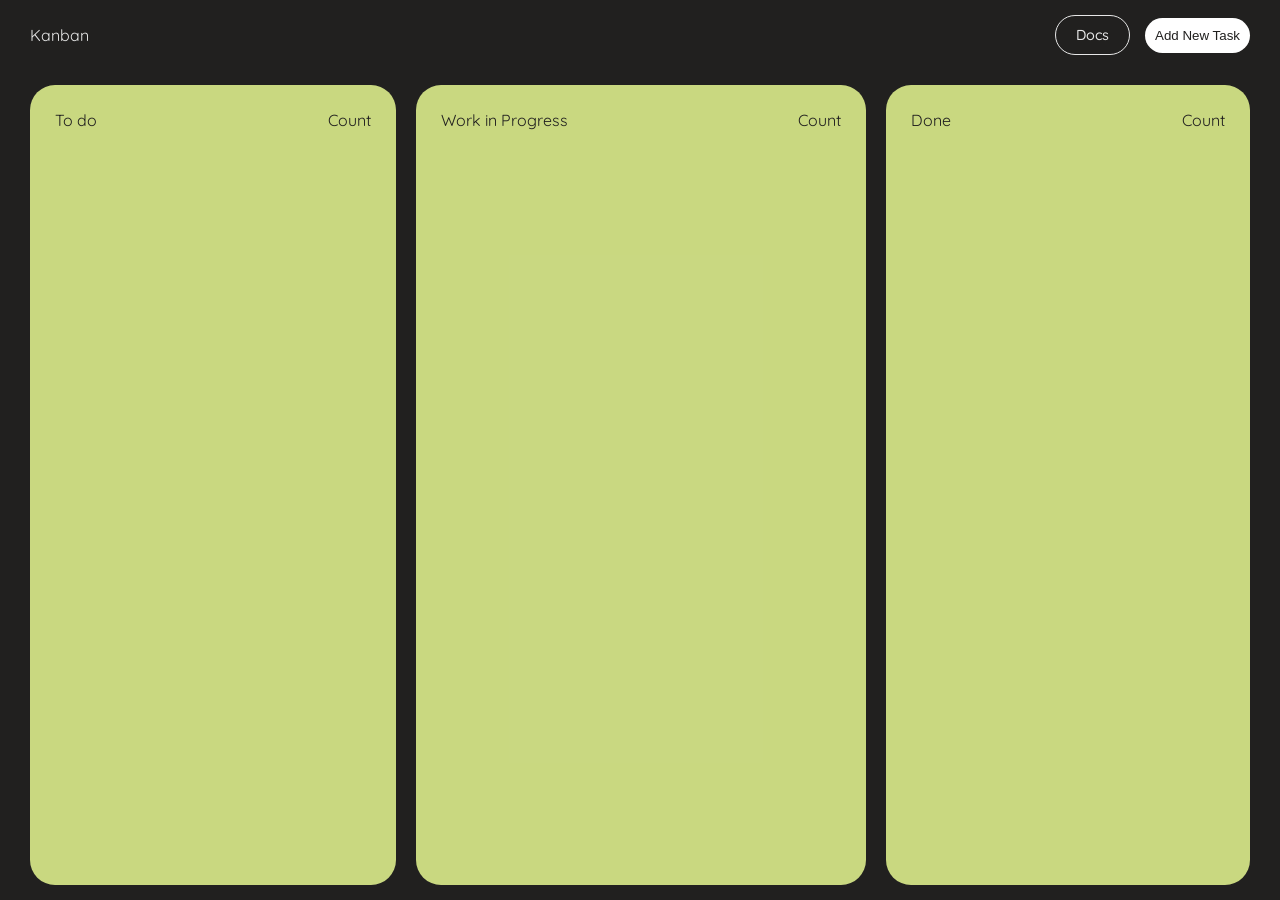
<file: index.html>
<!doctype html>
<html lang="en">
  <head>
    <meta charset="UTF-8" />
    <meta name="viewport" content="width=device-width, initial-scale=1.0" />
    <title>Kanban-Board</title>
    <link rel="stylesheet" href="style.css" />
    <link rel="preconnect" href="https://fonts.googleapis.com" />
    <link rel="preconnect" href="https://fonts.gstatic.com" crossorigin />
    <link
      href="https://fonts.googleapis.com/css2?family=Quicksand:wght@300..700&display=swap"
      rel="stylesheet"
    />
  </head>
  <body>
    <main>
      <nav>
        <div class="left">Kanban</div>
        <div class="nav-actions">
          <a href="docs.html" class="docs-btn">Docs</a>
          <button class="right" id="toggle-modal">Add New Task</button>
        </div>
      </nav>
      <section class="board">
        <div id="todo" class="task-col">
          <div class="heading">
            <div class="left">To do</div>
            <div class="right">Count</div>
          </div>
        </div>
        <div id="progress" class="task-col">
          <div class="heading">
            <div class="left">Work in Progress</div>
            <div class="right">Count</div>
          </div>
        </div>
        <div id="done" class="task-col">
          <div class="heading">
            <div class="left">Done</div>
            <div class="right">Count</div>
          </div>
        </div>
      </section>
    </main>
    <div class="modal add-new-task">
      <div class="bg"></div>
      <div class="center">
        <input type="text" placeholder="Task Title" />
        <textarea placeholder="Task description"></textarea>
        <button id="add-task-btn" class="add-task-btn">Add Task</button>
      </div>
    </div>
  </body>
  <script src="script.js"></script>
</html>
</file>
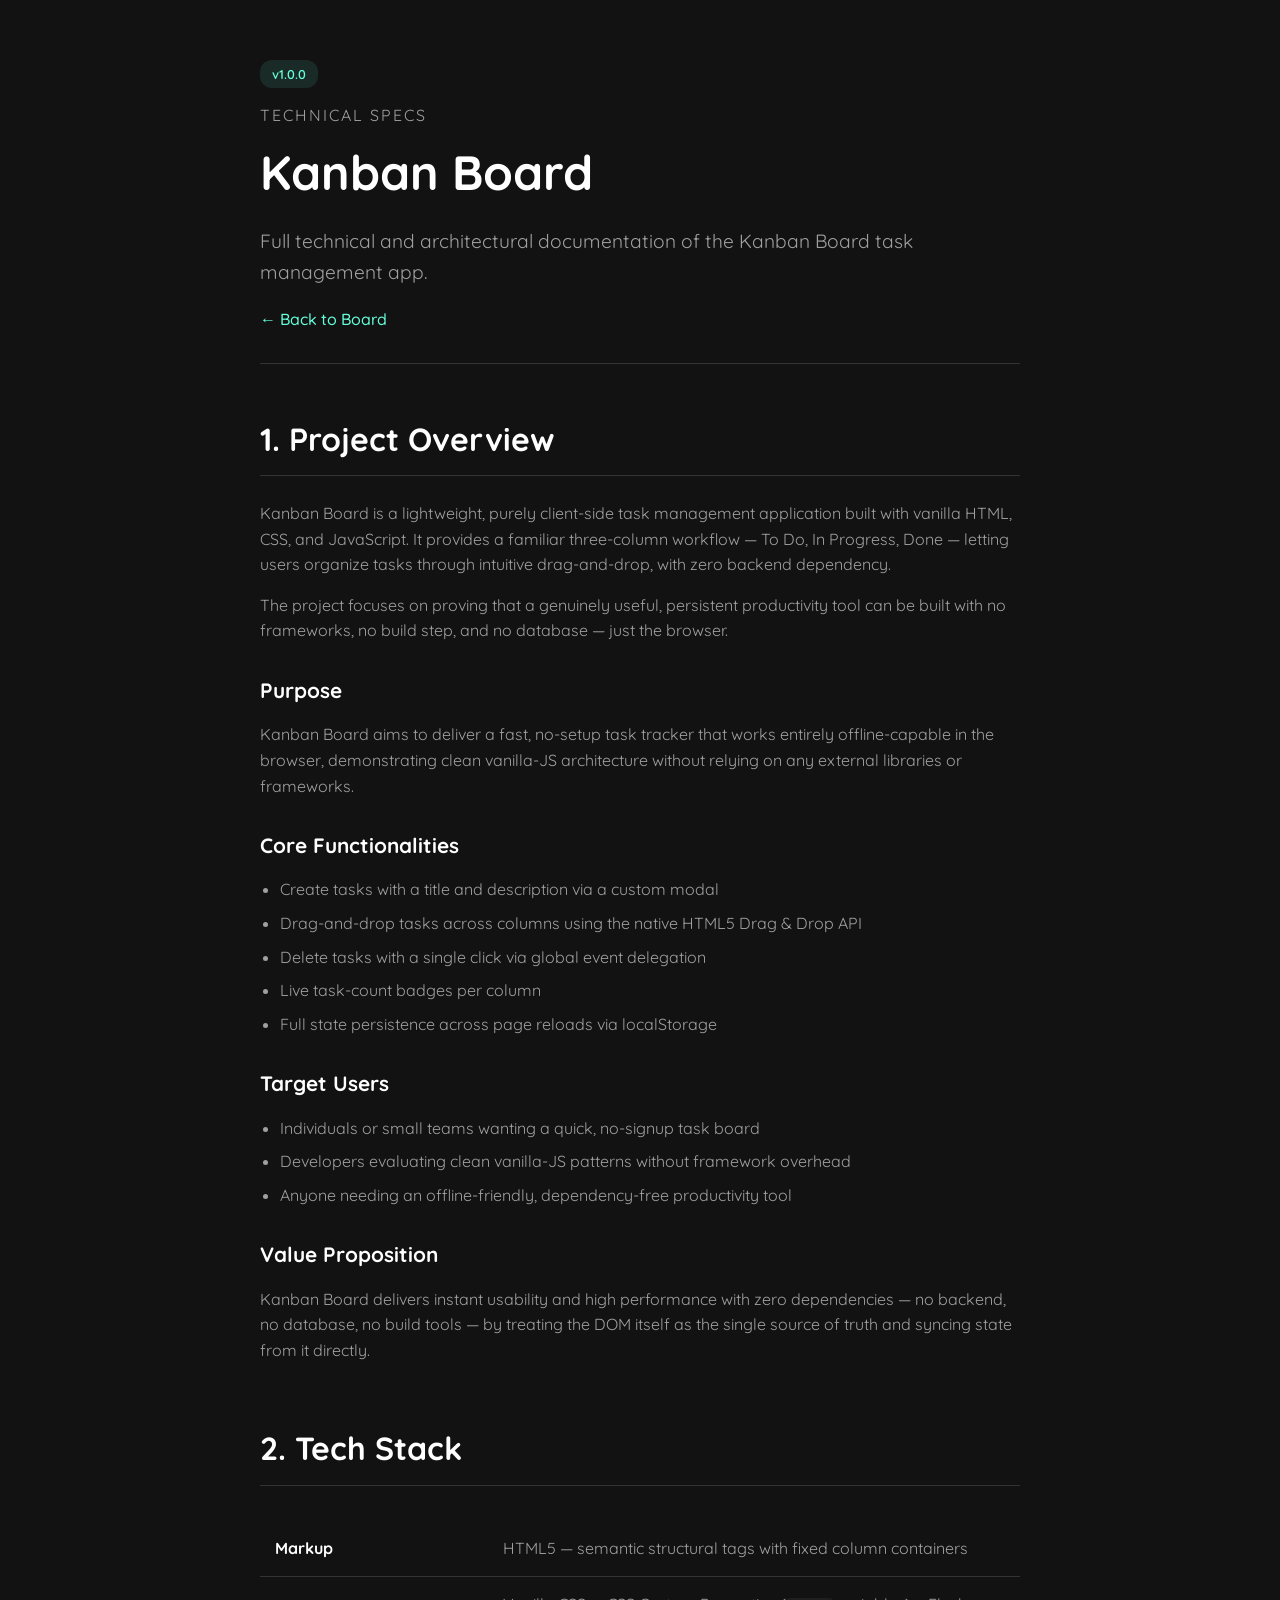
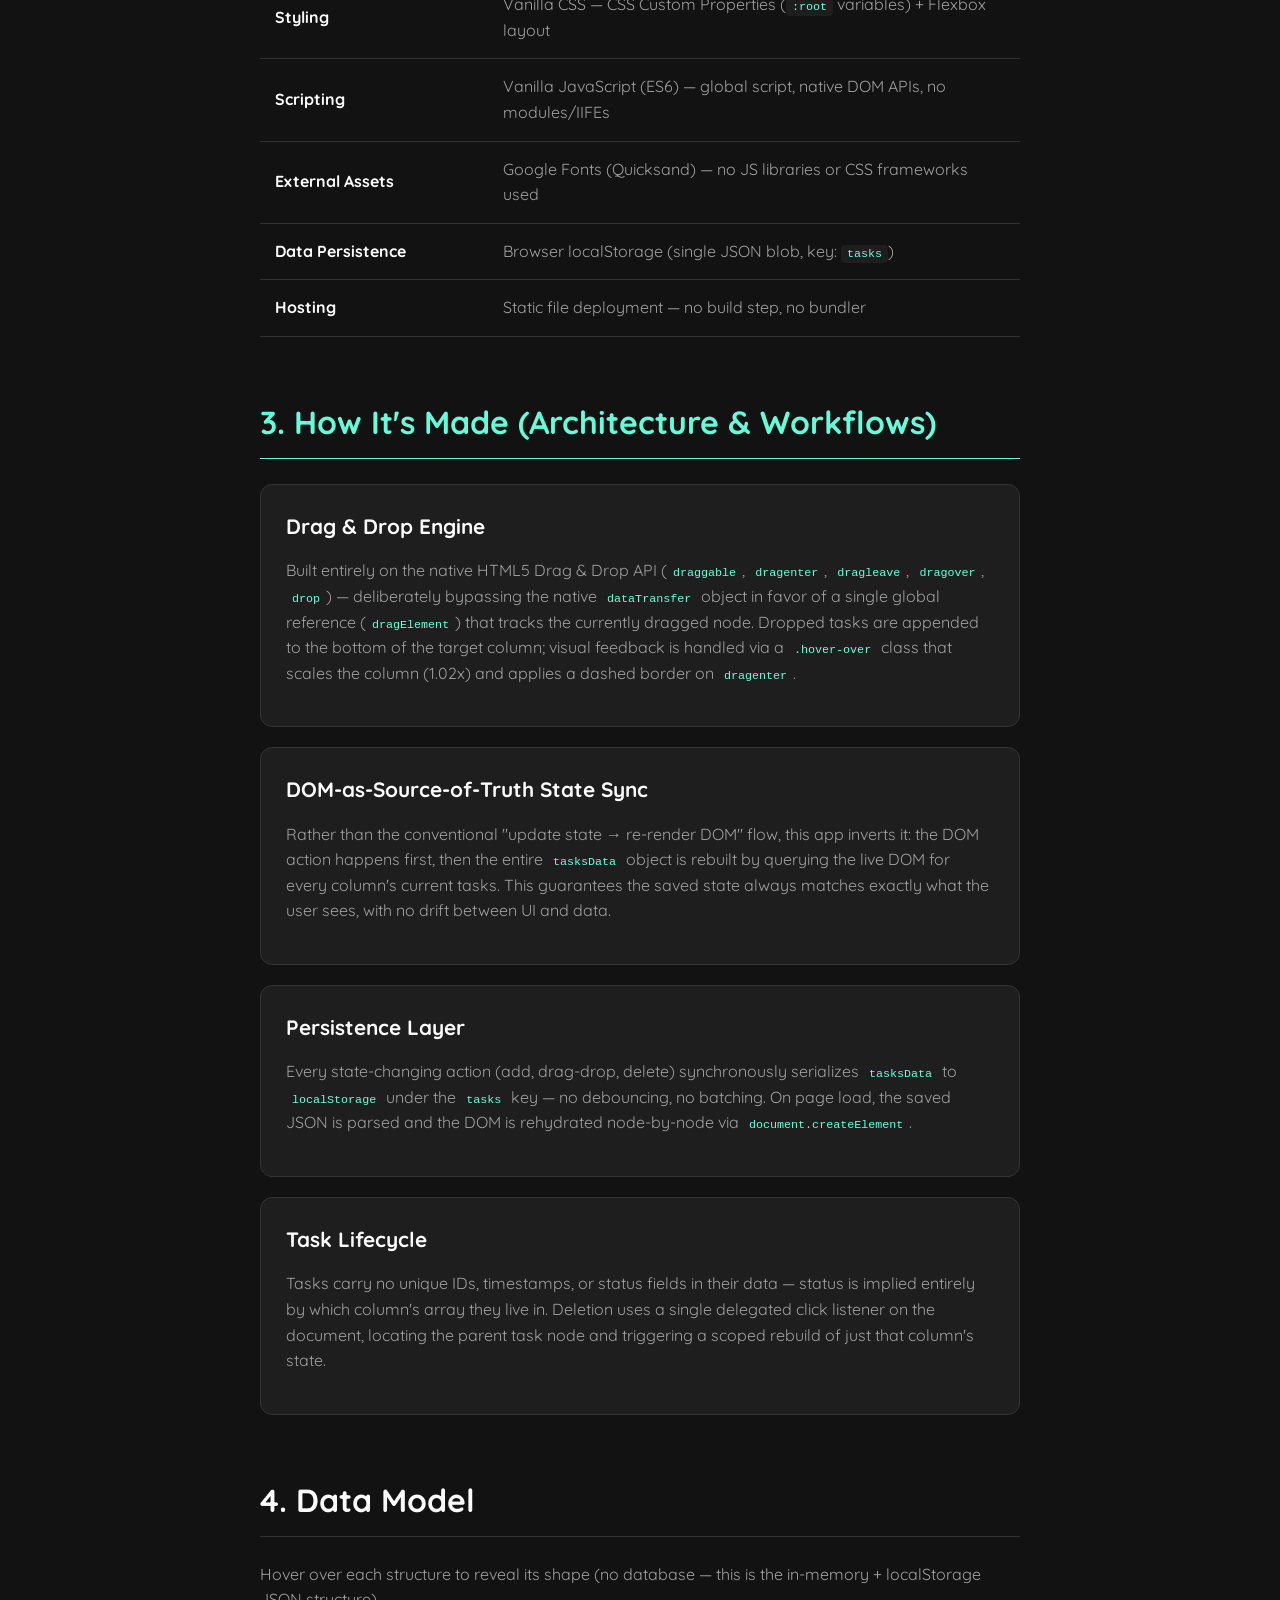
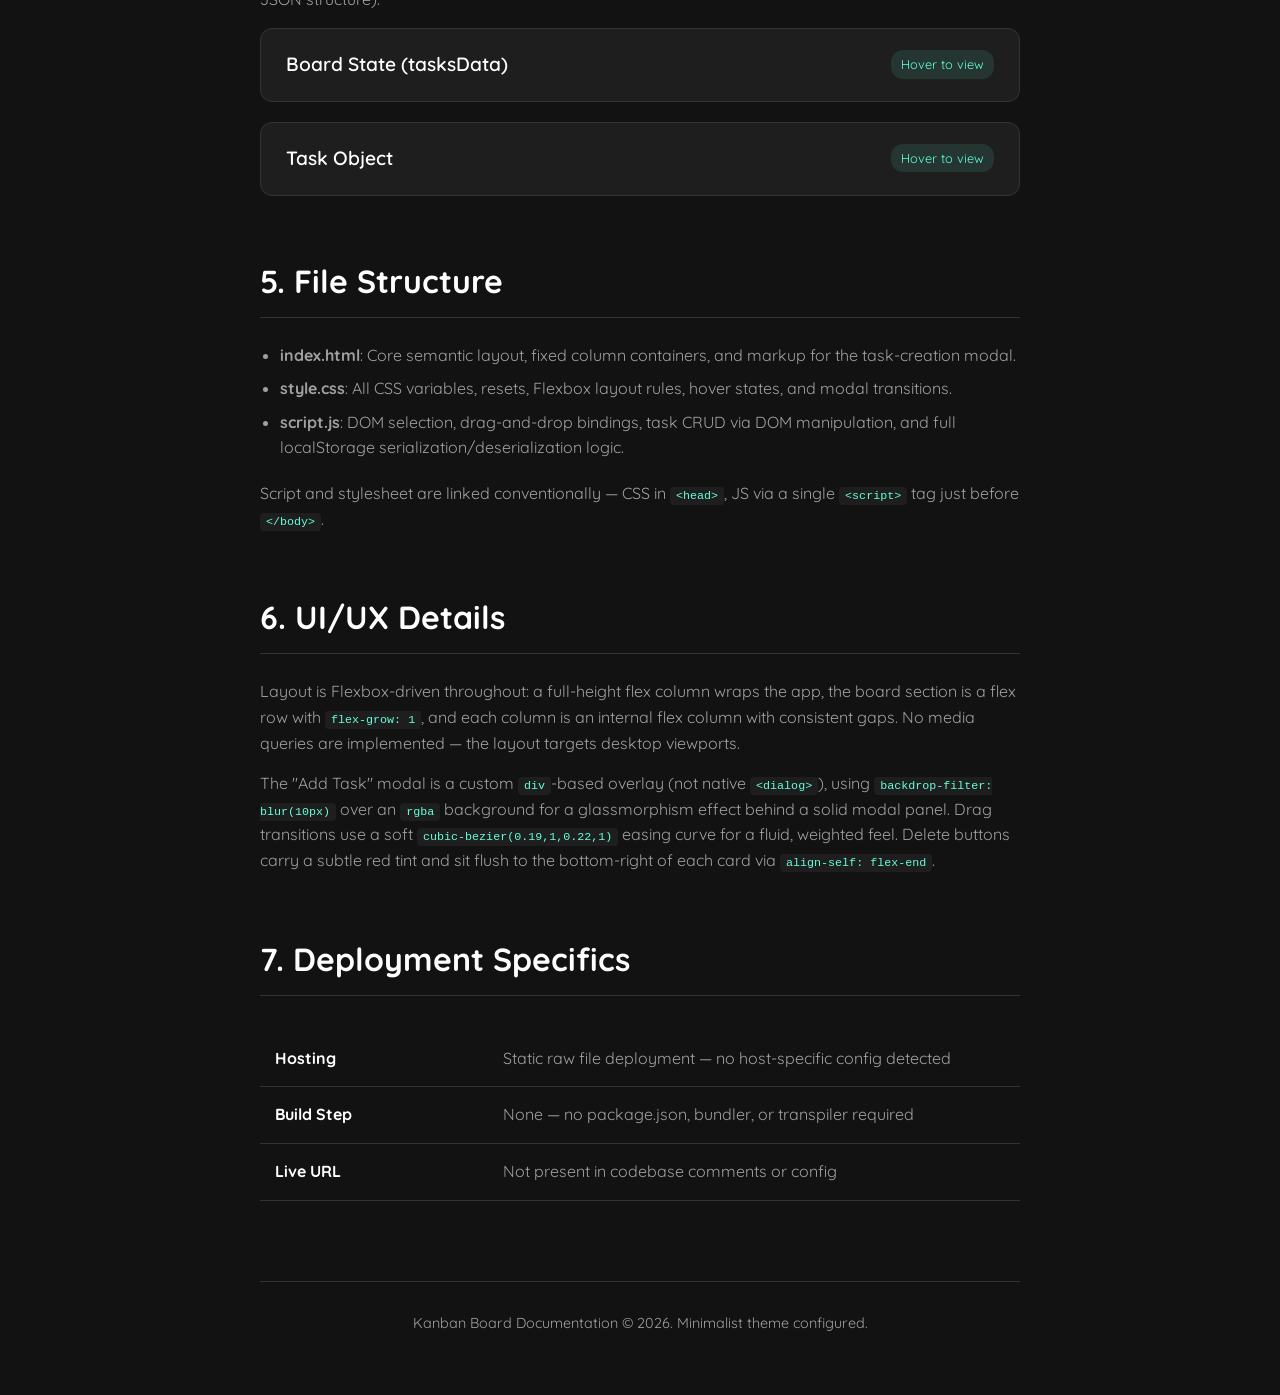
<file: docs.html>
<!DOCTYPE html>
<html lang="en">
<head>
  <meta charset="UTF-8">
  <meta name="viewport" content="width=device-width, initial-scale=1.0">
  <title>Kanban Board - Documentation</title>
  <link rel="stylesheet" href="docs.css">
  <link rel="preconnect" href="https://fonts.googleapis.com">
  <link rel="preconnect" href="https://fonts.gstatic.com" crossorigin>
  <link href="https://fonts.googleapis.com/css2?family=Quicksand:wght@300..700&display=swap" rel="stylesheet">
</head>
<body>
  <div class="docs-container">
    <header class="docs-header">
      <div class="version-badge">v1.0.0</div>
      <div class="subtitle">Technical Specs</div>
      <h1 class="title">Kanban Board</h1>
      <p class="description">Full technical and architectural documentation of the Kanban Board task management app.</p>
      <a href="index.html" class="back-link">&larr; Back to Board</a>
    </header>

    <section class="docs-section">
      <h2>1. Project Overview</h2>
      <p>Kanban Board is a lightweight, purely client-side task management application built with vanilla HTML, CSS, and JavaScript. It provides a familiar three-column workflow — To Do, In Progress, Done — letting users organize tasks through intuitive drag-and-drop, with zero backend dependency.</p>
      <p>The project focuses on proving that a genuinely useful, persistent productivity tool can be built with no frameworks, no build step, and no database — just the browser.</p>

      <h3>Purpose</h3>
      <p>Kanban Board aims to deliver a fast, no-setup task tracker that works entirely offline-capable in the browser, demonstrating clean vanilla-JS architecture without relying on any external libraries or frameworks.</p>

      <h3>Core Functionalities</h3>
      <ul>
        <li>Create tasks with a title and description via a custom modal</li>
        <li>Drag-and-drop tasks across columns using the native HTML5 Drag & Drop API</li>
        <li>Delete tasks with a single click via global event delegation</li>
        <li>Live task-count badges per column</li>
        <li>Full state persistence across page reloads via localStorage</li>
      </ul>

      <h3>Target Users</h3>
      <ul>
        <li>Individuals or small teams wanting a quick, no-signup task board</li>
        <li>Developers evaluating clean vanilla-JS patterns without framework overhead</li>
        <li>Anyone needing an offline-friendly, dependency-free productivity tool</li>
      </ul>

      <h3>Value Proposition</h3>
      <p>Kanban Board delivers instant usability and high performance with zero dependencies — no backend, no database, no build tools — by treating the DOM itself as the single source of truth and syncing state from it directly.</p>
    </section>

    <section class="docs-section">
      <h2>2. Tech Stack</h2>
      <div class="table-wrapper">
        <table>
          <tbody>
            <tr>
              <td><strong>Markup</strong></td>
              <td>HTML5 — semantic structural tags with fixed column containers</td>
            </tr>
            <tr>
              <td><strong>Styling</strong></td>
              <td>Vanilla CSS — CSS Custom Properties (<code>:root</code> variables) + Flexbox layout</td>
            </tr>
            <tr>
              <td><strong>Scripting</strong></td>
              <td>Vanilla JavaScript (ES6) — global script, native DOM APIs, no modules/IIFEs</td>
            </tr>
            <tr>
              <td><strong>External Assets</strong></td>
              <td>Google Fonts (Quicksand) — no JS libraries or CSS frameworks used</td>
            </tr>
            <tr>
              <td><strong>Data Persistence</strong></td>
              <td>Browser localStorage (single JSON blob, key: <code>tasks</code>)</td>
            </tr>
            <tr>
              <td><strong>Hosting</strong></td>
              <td>Static file deployment — no build step, no bundler</td>
            </tr>
          </tbody>
        </table>
      </div>
    </section>

    <section class="docs-section highlight-section">
      <h2>3. How It's Made (Architecture & Workflows)</h2>
      
      <div class="architecture-card">
        <h3>Drag & Drop Engine</h3>
        <p>Built entirely on the native HTML5 Drag & Drop API (<code>draggable</code>, <code>dragenter</code>, <code>dragleave</code>, <code>dragover</code>, <code>drop</code>) — deliberately bypassing the native <code>dataTransfer</code> object in favor of a single global reference (<code>dragElement</code>) that tracks the currently dragged node. Dropped tasks are appended to the bottom of the target column; visual feedback is handled via a <code>.hover-over</code> class that scales the column (1.02x) and applies a dashed border on <code>dragenter</code>.</p>
      </div>

      <div class="architecture-card">
        <h3>DOM-as-Source-of-Truth State Sync</h3>
        <p>Rather than the conventional "update state &rarr; re-render DOM" flow, this app inverts it: the DOM action happens first, then the entire <code>tasksData</code> object is rebuilt by querying the live DOM for every column's current tasks. This guarantees the saved state always matches exactly what the user sees, with no drift between UI and data.</p>
      </div>

      <div class="architecture-card">
        <h3>Persistence Layer</h3>
        <p>Every state-changing action (add, drag-drop, delete) synchronously serializes <code>tasksData</code> to <code>localStorage</code> under the <code>tasks</code> key — no debouncing, no batching. On page load, the saved JSON is parsed and the DOM is rehydrated node-by-node via <code>document.createElement</code>.</p>
      </div>

      <div class="architecture-card">
        <h3>Task Lifecycle</h3>
        <p>Tasks carry no unique IDs, timestamps, or status fields in their data — status is implied entirely by which column's array they live in. Deletion uses a single delegated click listener on the document, locating the parent task node and triggering a scoped rebuild of just that column's state.</p>
      </div>
    </section>

    <section class="docs-section">
      <h2>4. Data Model</h2>
      <p>Hover over each structure to reveal its shape (no database — this is the in-memory + localStorage JSON structure).</p>

      <div class="reveal-card">
        <div class="reveal-header">Board State (tasksData) <span class="reveal-hint">Hover to view</span></div>
        <div class="reveal-content">
          <p>Top-level object keyed by column ID (<code>todo</code>, <code>progress</code>, <code>done</code>), each mapping to an array of tasks.</p>
<pre><code>{
  "todo": [ ... ],
  "progress": [ ... ],
  "done": [ ... ]
}</code></pre>
        </div>
      </div>

      <div class="reveal-card">
        <div class="reveal-header">Task Object <span class="reveal-hint">Hover to view</span></div>
        <div class="reveal-content">
          <p>Minimal shape — just <code>title</code> and <code>description</code>. No ID, timestamp, or status field; position and parent column imply everything.</p>
<pre><code>{
  "title": "Fix bug",
  "description": "Details about bug..."
}</code></pre>
        </div>
      </div>
    </section>

    <section class="docs-section">
      <h2>5. File Structure</h2>
      <ul>
        <li><strong>index.html</strong>: Core semantic layout, fixed column containers, and markup for the task-creation modal.</li>
        <li><strong>style.css</strong>: All CSS variables, resets, Flexbox layout rules, hover states, and modal transitions.</li>
        <li><strong>script.js</strong>: DOM selection, drag-and-drop bindings, task CRUD via DOM manipulation, and full localStorage serialization/deserialization logic.</li>
      </ul>
      <p>Script and stylesheet are linked conventionally — CSS in <code>&lt;head&gt;</code>, JS via a single <code>&lt;script&gt;</code> tag just before <code>&lt;/body&gt;</code>.</p>
    </section>

    <section class="docs-section">
      <h2>6. UI/UX Details</h2>
      <p>Layout is Flexbox-driven throughout: a full-height flex column wraps the app, the board section is a flex row with <code>flex-grow: 1</code>, and each column is an internal flex column with consistent gaps. No media queries are implemented — the layout targets desktop viewports.</p>
      <p>The "Add Task" modal is a custom <code>div</code>-based overlay (not native <code>&lt;dialog&gt;</code>), using <code>backdrop-filter: blur(10px)</code> over an <code>rgba</code> background for a glassmorphism effect behind a solid modal panel. Drag transitions use a soft <code>cubic-bezier(0.19,1,0.22,1)</code> easing curve for a fluid, weighted feel. Delete buttons carry a subtle red tint and sit flush to the bottom-right of each card via <code>align-self: flex-end</code>.</p>
    </section>

    <section class="docs-section">
      <h2>7. Deployment Specifics</h2>
      <div class="table-wrapper">
        <table>
          <tbody>
            <tr>
              <td><strong>Hosting</strong></td>
              <td>Static raw file deployment — no host-specific config detected</td>
            </tr>
            <tr>
              <td><strong>Build Step</strong></td>
              <td>None — no package.json, bundler, or transpiler required</td>
            </tr>
            <tr>
              <td><strong>Live URL</strong></td>
              <td>Not present in codebase comments or config</td>
            </tr>
          </tbody>
        </table>
      </div>
    </section>

    <footer class="docs-footer">
      <p>Kanban Board Documentation &copy; 2026. Minimalist theme configured.</p>
    </footer>
  </div>
</body>
</html>
</file>
<file: style.css>
*{
    margin: 0;
    padding:0;
    box-sizing: border-box;
}
:root{
    --bg-color:#21201F;
    --primary-text-color:#e7e7e7;
    --quicksand-font-family: 'Quicksand', sans-serif;

    --nav-padding:15px 30px;
    --section-padding:15px 30px ;
    --padding-s:5x;
    --padding-m:10px;
    --padding-l:15px;
    --padding-xl:20px;
    --padding-xxl:25px;

    /* border radius */
    --br-s:5px;
    --br-m:10px;
    --br-l:15px;
    --br-xl:20px;
    --br-xxl:25px;
}
html,body{
    height: 100%;
    width: 100%;
    font-family: var(--quicksand-font-family);
}
body{
    background-color:var(--bg-color);
    color:var(--primary-text-color) ;
}
main{
  display: flex;
  flex-direction: column;
  height: 100%;
 }
nav{
padding: var(--nav-padding);
display: flex;
align-items: center;
justify-content: space-between;
}

.nav-actions {
    display: flex;
    align-items: center;
    gap: 15px;
}

.docs-btn {
    background-color: transparent;
    border: 1px solid var(--primary-text-color);
    color: var(--primary-text-color);
    text-decoration: none;
    padding: var(--padding-m) var(--padding-xl);
    border-radius: var(--br-xl);
    font-size: 0.9rem;
    font-weight: 500;
    transition: all 0.3s ease;
}

.docs-btn:hover {
    background-color: var(--primary-text-color);
    color: var(--bg-color);
}

nav button{
   background-color: #fff; 
   border: none;
   outline: none;
   color:black;
   padding: var(--padding-m);
   border-radius:var(--br-xl) ;
   cursor: pointer;
}

section{
    padding: var(--section-padding);
    display: flex;
    justify-content: space-between;
    gap: 20px;
    flex-grow: 1;
}
section .task-col{
    background-color:#e5f691db;
    border-radius: var(--br-xxl);
    padding: var(--padding-xxl);
    flex-grow: 1;
    display: flex;
    flex-direction: column;
    gap:var(--padding-m);
    cursor:grab;
    transition :all 0.7s cubic-bezier(0.19,1,0.22,1)
}
.task-col .heading{
width: 100%;    
display: flex;
justify-content: space-between;
}
.heading .left,.right{
    color: #21201F;
}

section .task-col .task{
    background-color: #c1f8e698;
    border-radius: var(--br-xl);
    padding: var(--padding-l);
   color: #21201F;
   display: flex;
   flex-direction: column;
   gap:var(--padding-s);
}
section .task-col .task .button{
   align-self: flex-end;
   cursor: pointer;
   border: none;
   padding: var(--padding-m);
   border-radius: var(--br-xl);
   outline: none;
   color:#ffffff;
   background-color: #ff000086;
}

section .task-col.hover-over{
    border:2px dashed black;
    scale:1.02;
}

.modal{
    position:fixed;
    height: 100vh;
    width: 100vw;
    top: 0;
    left: 0;
    display: none;
    justify-content: center;
    align-items: center;
    z-index: 100 ;
}
.modal.active{
    display: flex;
}
.modal .center{
    background-color: #fff;
    padding:var(--padding-xxl);
    border-radius: var(--br-xxl);
    display: flex;
    flex-direction: column;
    gap:var(--padding-m);
    position: relative;
    z-index: 1;
}
.modal .bg{
    position:absolute;
    top:0;
    left:0;
    height: 100vh;
    width: 100vw;
    background-color: rgba(0, 0, 0, 0.297);
    backdrop-filter: blur(10px);
}
.modal .center input,.modal .center textarea{
    background-color:#fff;
    color:#21201F;
    border-radius: var(--br-xl);
    padding: var(--padding-m);
    border:1px solid #ccc;
}
.modal .center button{
    background-color: #000000;
    color:#fff;
    border-radius: var(--br-xl);
    padding: var(--padding-m);
    border:1px solid #000000;
    cursor: pointer;
}   
.modal .center button:hover{
    background-color: #2a2828;
    color:#fff;
    border:1px solid #000000;
}
</file>
<file: docs.css>
* {
    margin: 0;
    padding: 0;
    box-sizing: border-box;
}

:root {
    --bg-color: #121212; /* slightly darker for docs */
    --card-bg: #1e1e1e;
    --card-border: #333333;
    --primary-text-color: #e7e7e7;
    --secondary-text: #a0a0a0;
    --accent-color: #64ffda;
    --quicksand-font-family: 'Quicksand', sans-serif;
}

html, body {
    width: 100%;
    min-height: 100vh;
    font-family: var(--quicksand-font-family);
    background-color: var(--bg-color);
    color: var(--primary-text-color);
    line-height: 1.6;
}

/* Container for centered docs with blank margins */
.docs-container {
    max-width: 800px;
    margin: 0 auto;
    padding: 60px 20px;
}

.docs-header {
    margin-bottom: 50px;
    border-bottom: 1px solid var(--card-border);
    padding-bottom: 30px;
}

.version-badge {
    display: inline-block;
    padding: 4px 12px;
    background-color: rgba(100, 255, 218, 0.1);
    color: var(--accent-color);
    border-radius: 12px;
    font-size: 0.8rem;
    font-weight: 600;
    margin-bottom: 15px;
}

.subtitle {
    color: var(--secondary-text);
    font-size: 1rem;
    text-transform: uppercase;
    letter-spacing: 2px;
    margin-bottom: 5px;
}

.title {
    font-size: 3rem;
    font-weight: 700;
    margin-bottom: 15px;
    color: #fff;
}

.description {
    font-size: 1.2rem;
    color: var(--secondary-text);
    margin-bottom: 20px;
}

.back-link {
    display: inline-block;
    color: var(--accent-color);
    text-decoration: none;
    font-weight: 500;
    transition: opacity 0.2s;
}

.back-link:hover {
    opacity: 0.8;
}

.docs-section {
    margin-bottom: 60px;
}

.docs-section h2 {
    font-size: 2rem;
    color: #fff;
    margin-bottom: 25px;
    border-bottom: 1px solid var(--card-border);
    padding-bottom: 10px;
}

.docs-section h3 {
    font-size: 1.3rem;
    color: #fff;
    margin-top: 30px;
    margin-bottom: 15px;
}

.docs-section p {
    margin-bottom: 15px;
    color: var(--secondary-text);
}

.docs-section ul {
    margin-bottom: 20px;
    padding-left: 20px;
    color: var(--secondary-text);
}

.docs-section li {
    margin-bottom: 8px;
}

.docs-section code {
    background-color: var(--card-bg);
    padding: 2px 6px;
    border-radius: 4px;
    font-family: monospace;
    font-size: 0.9em;
    color: var(--accent-color);
}

pre {
    background-color: #000;
    padding: 15px;
    border-radius: 8px;
    overflow-x: auto;
    margin-top: 10px;
    border: 1px solid var(--card-border);
}

pre code {
    background-color: transparent;
    padding: 0;
    color: #e7e7e7;
}

/* Tables */
.table-wrapper {
    overflow-x: auto;
}

table {
    width: 100%;
    border-collapse: collapse;
    margin-top: 10px;
}

table td {
    padding: 15px;
    border-bottom: 1px solid var(--card-border);
    color: var(--secondary-text);
}

table tr td:first-child {
    color: #fff;
    width: 30%;
    font-weight: 500;
}

/* Highlight Section */
.highlight-section h2 {
    color: var(--accent-color);
    border-color: var(--accent-color);
}

.architecture-card {
    background: var(--card-bg);
    border: 1px solid var(--card-border);
    padding: 25px;
    border-radius: 12px;
    margin-bottom: 20px;
    transition: transform 0.3s ease;
}

.architecture-card:hover {
    transform: translateY(-5px);
    border-color: #555;
}

.architecture-card h3 {
    margin-top: 0;
    color: #fff;
}

/* Hover-to-reveal cards for Data Model */
.reveal-card {
    background: var(--card-bg);
    border: 1px solid var(--card-border);
    border-radius: 12px;
    margin-bottom: 20px;
    overflow: hidden;
}

.reveal-header {
    padding: 20px 25px;
    font-size: 1.2rem;
    font-weight: 600;
    color: #fff;
    display: flex;
    justify-content: space-between;
    align-items: center;
    cursor: default;
    border-bottom: 1px solid transparent;
    transition: border-color 0.3s;
}

.reveal-hint {
    font-size: 0.8rem;
    font-weight: 400;
    color: var(--accent-color);
    background-color: rgba(100, 255, 218, 0.1);
    padding: 4px 10px;
    border-radius: 12px;
}

.reveal-content {
    max-height: 0;
    opacity: 0;
    padding: 0 25px;
    transition: all 0.4s cubic-bezier(0.19, 1, 0.22, 1);
}

.reveal-card:hover .reveal-header {
    border-bottom: 1px solid var(--card-border);
}

.reveal-card:hover .reveal-content {
    max-height: 500px;
    opacity: 1;
    padding: 20px 25px 25px 25px;
}

/* Footer */
.docs-footer {
    margin-top: 80px;
    text-align: center;
    padding-top: 30px;
    border-top: 1px solid var(--card-border);
    color: var(--secondary-text);
    font-size: 0.9rem;
}
</file>
